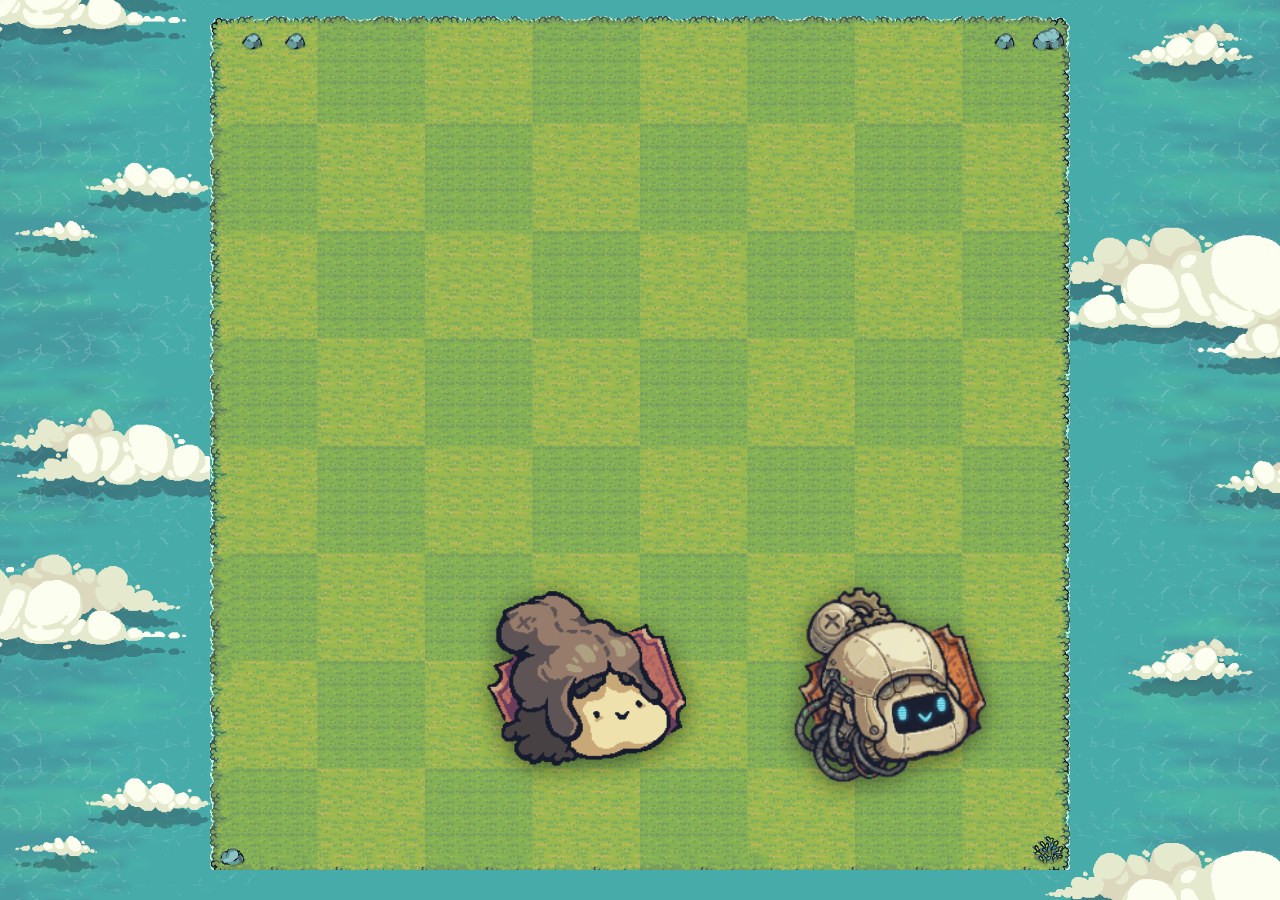
<file: index.html>
<!doctype html>
<html lang="en">
    <head>
        <meta charset="UTF-8" />
        <meta name="viewport" content="width=device-width, initial-scale=1.0" />
        <link rel="stylesheet" href="./styles.css" />
        <title>js game</title>
    </head>
    <body>
        <div class="imgs-container imgs-container-red">
            <div
                class="img-wrap img-wrap-red unit-type-btn"
                data-type="cavalier"
            >
                <img src="assets/Human Avatars/RL.png" />
            </div>
            <div class="img-wrap img-wrap-red unit-type-btn" data-type="tank">
                <img src="assets/Human Avatars/RM.png" />
            </div>
            <div class="img-wrap img-wrap-red unit-type-btn" data-type="soldat">
                <img src="assets/Human Avatars/RW.png" />
            </div>
            <div class="img-wrap img-wrap-red stats">
                <div class="stats-value">
                    <span class="cavalier-atk-stats">3 ATK</span>
                    <span class="cavalier-def-stats">1 DEF</span>
                </div>
                <img src="assets/Human Avatars/cavalier_stats.png" />
            </div>
            <div class="img-wrap img-wrap-red stats">
                <div class="stats-value">
                    <span class="tank-atk-stats">1 ATK</span>
                    <span class="tank-def-stats">4 DEF</span>
                </div>
                <img src="assets/Human Avatars/Tank_stats.png" />
            </div>
            <div class="img-wrap img-wrap-red stats">
                <div class="stats-value">
                    <span class="soldat-atk-stats">2 ATK</span>
                    <span class="soldat-def-stats">2 DEF</span>
                </div>
                <img src="assets/Human Avatars/soldat_stats.png" />
            </div>
            <div class="btn-wrap">
                <div class="img-wrap img-wrap-red btn" id="check-btn-red">
                    <img src="assets/check_btn.png" />
                </div>
                <div class="img-wrap img-wrap-red btn" id="cross-btn-red">
                    <img src="assets/cross_btn.png" />
                </div>
            </div>
        </div>
        <div class="imgs-container imgs-container-blue">
            <div
                class="img-wrap img-wrap-blue unit-type-btn"
                data-type="cavalier"
            >
                <img src="assets/Human Avatars/BL.png" />
            </div>
            <div class="img-wrap img-wrap-blue unit-type-btn" data-type="tank">
                <img src="assets/Human Avatars/BM.png" />
            </div>
            <div
                class="img-wrap img-wrap-blue unit-type-btn"
                data-type="soldat"
            >
                <img src="assets/Human Avatars/BW.png" />
            </div>
            <div class="img-wrap img-wrap-blue stats">
                <div class="stats-value">
                    <span class="cavalier-atk-stats">3 ATK</span>
                    <span class="cavalier-def-stats">1 DEF</span>
                </div>
                <img src="assets/Human Avatars/cavalier_stats.png" />
            </div>
            <div class="img-wrap img-wrap-blue stats">
                <div class="stats-value">
                    <span class="tank-atk-stats">1 ATK</span>
                    <span class="tank-def-stats">4 DEF</span>
                </div>
                <img src="assets/Human Avatars/Tank_stats.png" />
            </div>
            <div class="img-wrap img-wrap-blue stats">
                <div class="stats-value">
                    <span class="soldat-atk-stats">2 ATK</span>
                    <span class="soldat-def-stats">2 DEF</span>
                </div>
                <img src="assets/Human Avatars/soldat_stats.png" />
            </div>
            <div class="btn-wrap">
                <div class="img-wrap img-wrap-blue btn" id="check-btn-blue">
                    <img src="assets/check_btn.png" />
                </div>
                <div class="img-wrap img-wrap-blue btn" id="cross-btn-blue">
                    <img src="assets/cross_btn.png" />
                </div>
            </div>
        </div>
        <div class="banner" id="banner">
            <img src="assets/banner.png" alt="Conquête des Territoires" />
        </div>

        <div class="play-btn-div">
            <img
                src="assets/2p_player.png"
                alt="play button for two player"
                class="play-btn"
                id="playBtn"
            />
            <img
                src="assets/ai_player.png"
                alt="play button against ai"
                class="play-btn"
                id="aiPlayBtn"
            />
        </div>

        <div id="gameboard" class="board"></div>

        <!-- ── Dice Combat Overlay ── -->
        <div id="dice-overlay">
            <div class="dice-title">⚔ Combat</div>
            <div id="dice-info" class="dice-combatants"></div>
            <div class="dice-arena">
                <div class="dice-side">
                    <div class="dice-player-label" id="dice-p1-label"></div>
                    <div class="dice-face" id="dice-face-1"></div>
                    <div class="dice-stat" id="dice-stat-1"></div>
                    <div class="dice-modifier" id="dice-mod-1"></div>
                    <div class="dice-total" id="dice-total-1"></div>
                </div>
                <div class="dice-vs">VS</div>
                <div class="dice-side">
                    <div class="dice-player-label" id="dice-p2-label"></div>
                    <div class="dice-face" id="dice-face-2"></div>
                    <div class="dice-stat" id="dice-stat-2"></div>
                    <div class="dice-modifier" id="dice-mod-2"></div>
                    <div class="dice-total" id="dice-total-2"></div>
                </div>
            </div>
            <div class="dice-verdict" id="dice-verdict"></div>
            <button id="dice-continue" onclick="advanceCombat()">
                Continuer
            </button>
        </div>

        <!-- ── Territory Stats ── -->
        <div class="territory-stat territory-stat--blue" id="territory-blue">
            <div class="ts-label">Joueur 1</div>
            <div class="ts-pct" id="ts-pct-blue">0%</div>
            <div class="ts-bar-track">
                <div class="ts-bar ts-bar--blue" id="ts-bar-blue"></div>
            </div>
            <div class="ts-count" id="ts-count-blue">0 / 64</div>
        </div>

        <div class="territory-stat territory-stat--red" id="territory-red">
            <div class="ts-label">Joueur 2</div>
            <div class="ts-pct" id="ts-pct-red">0%</div>
            <div class="ts-bar-track">
                <div class="ts-bar ts-bar--red" id="ts-bar-red"></div>
            </div>
            <div class="ts-count" id="ts-count-red">0 / 64</div>
        </div>

        <!-- ── Win Overlay ── -->
        <div id="win-overlay">
            <div class="win-title">🏆 Victoire !</div>
            <div id="win-sub-text" class="win-sub"></div>
            <button id="restart-btn-win">Rejouer</button>
        </div>

        <script src="game/Unites.js"></script>
        <script src="game/GridSquare.js"></script>
        <script src="game/Board.js"></script>
        <script src="game/Player.js"></script>
        <script src="game/Game.js"></script>
        <script src="ai/ai_player.js"></script>
        <script src="index.js"></script>
    </body>
</html>
</file>
<file: styles.css>
:root {
    --surface: #14141a;
    --surface2: #1c1c24;
    --border: #2a2a38;
    --gold: #c9a227;
    --gold-light: #e8c04a;
    --p1: #c0392b;
    --p1-light: #e74c3c;
    --p2: #1a6fa0;
    --p2-light: #3498db;
    --text: #e8e0d0;
    --text-dim: #7a7065;
    --cell-light: #2a1f12;
    --cell-dark: #181008;
}


* {
    margin: 0;
    padding: 0;
    box-sizing: border-box;
} /*?*/

header {
    text-align: center;
    margin-bottom: 16px;
}

h1 {
    font-family: "Gill Sans", "Gill Sans MT", Calibri, sans-serif;
    font-size: 2rem;
    letter-spacing: 0.25em;
    color: var(--gold);
    text-shadow:
        0 0 30px rgba(201, 162, 39, 0.4),
        0 2px 4px rgba(0, 0, 0, 0.8);
    text-transform: uppercase;
}



body {
    background-image: url("assets/background.png");
    background-size: 150%;
    background-position: center;


    height: 100vh;
    overflow: hidden;
    margin: 0;
        color: var(--text);
    font-family: "Gill Sans", "Gill Sans MT", Calibri, sans-serif;
    min-height: 100vh;
    display: flex;
    flex-direction: column;
    align-items: center;
    padding: 16px 20px 30px;
}
#gameboard {
    height: 860px;
    width: 860px;
    display: grid;
    grid-template-columns: repeat(8, 1fr);
    grid-template-rows: repeat(8, 1fr);
    padding: 5px;

    background-image: url("assets/ground.png");
    background-size: cover;

    transform: translateX(0);
    transition: transform 1s ease;
}

.banner {
    z-index: 1;
    position: absolute;
    top: 0;
    left: 50%;
    transform: translateX(-50%) translateY(-100%);
    transition: transform 0.8s cubic-bezier(0.4, 0, 0.2, 1);
    width: 60%;
}

.banner.visible {
    transform: translateX(-50%) translateY(-10%); /* slides down, stays centered */
}

.banner img {
    width: 100%;
    display: block;
}

.play-btn-div {
    z-index: 1;
    height: 100px;
    width: 500px;

    display: flex;
    justify-content: space-between;

    position: absolute;
    top: 65%;
    left: 38%;
    border-radius: 50%;
    transition:
        opacity 0.4s ease,
        transform 0.4s ease;
}
.play-btn-div.hidden {
    opacity: 0;
    transform: scale(0.5);
    pointer-events: none; /*the button still clickable even when invisible*/
}
.play-btn-div img {
    height: 200px;
    width: 200px;
}

.play-btn {
    cursor: pointer;
    transition:
        transform 0.2s ease,
        filter 0.2s ease,
        opacity 0.2s ease;
    filter: drop-shadow(0 4px 12px rgba(0, 0, 0, 0.5));
    border-radius: 8px;
}

.play-btn:hover {
    transform: scale(1.08) translateY(-4px);
    filter: drop-shadow(0 8px 20px rgba(201, 162, 39, 0.6)) brightness(1.15);
}

.play-btn:active {
    transform: scale(0.95) translateY(0px);
    filter: drop-shadow(0 2px 6px rgba(201, 162, 39, 0.4)) brightness(0.95);
    transition-duration: 0.08s;
}

.imgs-container {
    position: absolute;
    top: 50%;
    transform: translateY(-50%); /* vertically centered */
    display: grid;
    column-gap: 70px;
    grid-template-columns: repeat(3, 1fr);
    grid-template-rows: repeat(3, 1fr);
}
.imgs-container-blue {
    left: 5%;
}

.imgs-container-red {
    left: auto; /*?exist*/
    right: 5%;
}
.img-wrap {
    opacity: 0;
    transform: translateX(-60px);
    pointer-events: none;
    transition:
        opacity 0.5s ease,
        transform 0.5s ease,
        filter 0.3s ease;
}

.img-wrap.visible {
    opacity: 1;
    transform: translateX(0);
    pointer-events: auto;
}
.img-wrap-red {
    transform: translateX(10px);
}

.img-wrap-red.visible {
    transform: translateX(0);
}
.img-wrap img {
    width: 200px;
    height: 250px;
    display: block;
}
.stats{
    position: relative;
}
.stats img {
    height: 100%;
}
.stats-value{
    position: absolute;
    display: flex;
    flex-direction: column;
    gap: 35px;
    color: #111;
    left: 50%;
    top: 30%;
    font-size: large;
}
.btn-wrap {
    display: flex;
    justify-content: center;
    align-items: center;
    padding-top: 40px;
    grid-column: span 3;
    gap: 50px;
}

.btn-wrap img {
    height: 100px;
    width: 100px;
    transition:
        transform 0.3s ease,
        filter 0.3s ease;
}

.btn-wrap img:hover {
    transform: scale(1.1);
    filter: brightness(1.3) drop-shadow(0 0 10px rgba(201, 162, 39, 0.7));
}

.btn-wrap .img-wrap img {
    width: 100px;
    height: 100px;
}

.btn {
    cursor: pointer;
}
.zone-blue {
    background: rgba(52, 152, 219, 0.3);
}
.zone-red {
    background: rgba(192, 57, 43, 0.3);
}

/*==============================================================*/

.subtitle {
    color: var(--text-dim);
    font-style: italic;
    font-size: 0.9rem;
    letter-spacing: 0.05em;
}

/* ── Layout ── */
.game-layout {
    display: flex;
    gap: 16px;
    align-items: flex-start;
    width: 100%;
    max-width: 980px;
}

.panel {
    background: var(--surface);
    border: 1px solid var(--border);
    border-radius: 3px;
    padding: 14px;
}

.panel-title {
    font-family: "Gill Sans", "Gill Sans MT", Calibri, sans-serif;
    font-size: 0.62rem;
    letter-spacing: 0.2em;
    text-transform: uppercase;
    color: var(--gold);
    border-bottom: 1px solid var(--border);
    padding-bottom: 8px;
    margin-bottom: 10px;
}

/* ── Sidebar ── */
.sidebar {
    flex: 0 0 200px;
    display: flex;
    flex-direction: column;
    gap: 10px;
}

/* Turn panel */
.turn-banner {
    text-align: center;
    padding: 10px 8px;
    border-radius: 2px;
    font-family: "Gill Sans", "Gill Sans MT", Calibri, sans-serif;
    font-size: 0.78rem;
    font-weight: 700;
    letter-spacing: 0.12em;
    text-transform: uppercase;
    transition: all 0.3s;
}

.turn-banner.p1 {
    background: rgba(192, 57, 43, 0.12);
    border: 1px solid rgba(192, 57, 43, 0.35);
    color: var(--p1-light);
    box-shadow: 0 0 15px rgba(192, 57, 43, 0.1);
}

.turn-banner.p2 {
    background: rgba(52, 152, 219, 0.12);
    border: 1px solid rgba(52, 152, 219, 0.35);
    color: var(--p2-light);
    box-shadow: 0 0 15px rgba(52, 152, 219, 0.1);
}

.turn-banner.over {
    background: rgba(201, 162, 39, 0.1);
    border: 1px solid rgba(201, 162, 39, 0.3);
    color: var(--gold-light);
}

.phase-info {
    font-size: 0.75rem;
    color: var(--text-dim);
    text-align: center;
    font-style: italic;
    margin-top: 5px;
}

.unit-type-btn:last-child {
    margin-bottom: 0;
}

.unit-type-btn:hover {
    cursor: pointer;
    border-color: rgba(201, 162, 39, 0.5);
    transform: translateX(0) scale(1.08);
    filter: brightness(1.2) drop-shadow(0 0 12px rgba(201, 162, 39, 0.8));
}

.unit-type-btn.active {
    border-color: var(--gold);
    color: var(--gold-light);
    transform: scale(1.1);
    border-radius: 50%;
    filter: brightness(1.3) drop-shadow(0 0 10px rgba(201, 162, 39, 0.7));
}

.unit-icon {
    font-size: 1rem;
    width: 18px;
    text-align: center;
    flex-shrink: 0;
}

.unit-btn-info {
    flex: 1;
    text-align: left;
}

.unit-btn-name {
    display: block;
    line-height: 1.2;
}

.unit-type-btn.active .unit-btn-desc {
    color: rgba(232, 192, 74, 0.6);
}

/* Army stats */
.army-row {
    display: flex;
    justify-content: space-between;
    align-items: center;
    font-size: 0.88rem;
    padding: 4px 0;
}

.army-row + .army-row {
    border-top: 1px solid var(--border);
    padding-top: 7px;
    margin-top: 3px;
}

.army-name {
    font-weight: 600;
    font-size: 0.82rem;
}

.army-name.p1 {
    color: var(--p1-light);
}

.army-name.p2 {
    color: var(--p2-light);
}

.army-units {
    background: var(--surface2);
    padding: 1px 9px;
    border-radius: 10px;
    font-size: 0.75rem;
    color: var(--text-dim);
}

/* ── Board ── */
#board-wrap {
    flex: 0 0 auto;
    display: flex;
    flex-direction: column;
    align-items: center;
    gap: 8px;
}

.coord-row {
    display: flex;
    padding-left: 22px;
    font-family: "Gill Sans", "Gill Sans MT", Calibri, sans-serif;
    font-size: 0.58rem;
    color: var(--text-dim);
    letter-spacing: 0.05em;
}

.coord-row span {
    width: 64px;
    text-align: center;
}

.board-outer {
    display: flex;
    gap: 0;
}

.row-coords {
    display: flex;
    flex-direction: column;
    font-family: "Gill Sans", "Gill Sans MT", Calibri, sans-serif;
    font-size: 0.58rem;
    color: var(--text-dim);
    margin-right: 4px;
}

.row-coords span {
    height: 64px;
    display: flex;
    align-items: center;
    justify-content: flex-end;
    padding-right: 3px;
}

#board {
    display: grid;
    grid-template-columns: repeat(8, 64px);
    grid-template-rows: repeat(8, 64px);
    border: 2px solid rgba(201, 162, 39, 0.5);
    box-shadow:
        0 0 40px rgba(0, 0, 0, 0.6),
        0 0 20px rgba(201, 162, 39, 0.08);
}
.cell {
    display: flex;
    flex-wrap: wrap;
    align-items: center;
    justify-content: center;
    position: relative;
    gap: 2px;
    padding: 3px;
}
.cell.zone-p2 {
    outline: 2px dashed goldenrod;
    outline-offset: -5px;
    background: rgba(192, 57, 43, 0.25);
}

.cell.zone-p1 {
    outline: 2px dashed skyblue;
    outline-offset: -5px;
    background: rgba(52, 152, 219, 0.25);
}

.cell.can-move {
    background: rgba(80, 200, 100, 0.2);
    box-shadow: inset 0 0 10px rgba(80, 200, 100, 0.15);
}

.cell.can-attack {
    background: rgba(220, 50, 50, 0.25);
    box-shadow: inset 0 0 12px rgba(220, 50, 50, 0.2);
}

.cell:hover {
    filter: brightness(1.25);
}

/* Corner dots for valid moves */
.cell.can-move::before,
.cell.can-attack::before {
    content: "";
    position: absolute;
    inset: 0;
    pointer-events: none;
}

.cell.can-move::after {
    content: "";
    position: absolute;
    width: 10px;
    height: 10px;
    border-radius: 50%;
    background: rgba(256, 256, 256, 0.7);
    pointer-events: none;
}

.cell.can-attack::after {
    content: "";
    position: absolute;
    width: 10px;
    height: 10px;
    border-radius: 50%;
    background: rgba(240, 80, 60, 0.8);
    box-shadow: 0 0 8px rgba(240, 80, 60, 0.5);
    pointer-events: none;
}

/* Unit tokens */
.unit-token {
    width: 36px;
    height: 36px;
    border-radius: 50%;
    display: flex;
    align-items: center;
    justify-content: center;
    font-size: 10px;
    font-weight: 700;
    font-family: "Gill Sans", "Gill Sans MT", Calibri, sans-serif;
    border: 1.5px solid;
    cursor: pointer;
    transition:
        transform 0.12s,
        box-shadow 0.12s;
    flex-shrink: 0;
    position: relative;
    z-index: 2;
    user-select: none;
}

.unit-token:hover {
    transform: scale(1.18);
    z-index: 10;
}

.unit-token.p2 {
    background: rgba(192, 57, 43, 0.85);
    border-color: #e74c3c;
    color: #fff;
    box-shadow: 0 0 7px rgba(192, 57, 43, 0.5);
}

.unit-token.p1 {
    background: rgba(26, 111, 160, 0.85);
    border-color: #3498db;
    color: #fff;
    box-shadow: 0 0 7px rgba(52, 152, 219, 0.45);
}

.unit-token.selected-unit {
    box-shadow:
        0 0 0 2px var(--gold),
        0 0 12px rgba(255, 200, 0, 0.5);
}

/* ── Hint bar ── */
#hint-bar {
    width: 100%;
    max-width: 512px;
    text-align: center;
    font-size: 0.78rem;
    color: var(--text-dim);
    font-style: italic;
    padding: 6px 10px;
    background: var(--surface);
    border: 1px solid var(--border);
    border-radius: 2px;
    min-height: 32px;
}

/* ── Dice Overlay ── */
#dice-overlay {
    display: none;
    position: fixed;
    inset: 0;
    background: rgba(5, 5, 8, 0.92);
    backdrop-filter: blur(4px);
    z-index: 200;
    align-items: center;
    justify-content: center;
    flex-direction: column;
    gap: 18px;
}

#dice-overlay.show {
    display: flex;
}

.dice-title {
    font-family: "Gill Sans", "Gill Sans MT", Calibri, sans-serif;
    font-size: 1.1rem;
    letter-spacing: 0.25em;
    color: var(--gold);
    text-shadow: 0 0 20px rgba(201, 162, 39, 0.5);
}

.dice-combatants {
    font-size: 0.85rem;
    color: var(--text-dim);
    text-align: center;
    font-style: italic;
}

.dice-arena {
    display: flex;
    align-items: center;
    gap: 30px;
}

.dice-side {
    text-align: center;
}

.dice-player-label {
    font-family: "Gill Sans", "Gill Sans MT", Calibri, sans-serif;
    font-size: 0.65rem;
    letter-spacing: 0.15em;
    color: var(--text-dim);
    text-transform: uppercase;
    margin-bottom: 8px;
}

.dice-face {
    width: 86px;
    height: 86px;
    border-radius: 14px;
    display: flex;
    align-items: center;
    justify-content: center;
    font-family: "Gill Sans", "Gill Sans MT", Calibri, sans-serif;
    font-size: 2.8rem;
    font-weight: 900;
    background: var(--surface2);
    box-shadow:
        inset 0 2px 8px rgba(0, 0, 0, 0.5),
        0 4px 15px rgba(0, 0, 0, 0.4);
}

.dice-face.p1 {
    border: 2px solid var(--p1-light);
    color: var(--p1-light);
}

.dice-face.p2 {
    border: 2px solid var(--p2-light);
    color: var(--p2-light);
}

@keyframes rollIn {
    0% {
        transform: rotate(-30deg) scale(0.4);
        opacity: 0;
    }

    65% {
        transform: rotate(8deg) scale(1.08);
        opacity: 1;
    }

    100% {
        transform: rotate(0deg) scale(1);
    }
}

.dice-face.rolling {
    animation: rollIn 0.55s cubic-bezier(0.17, 0.67, 0.35, 1.2) forwards;
}

.dice-vs {
    font-family: "Gill Sans", "Gill Sans MT", Calibri, sans-serif;
    font-size: 1.4rem;
    font-weight: 900;
    color: rgba(201, 162, 39, 0.4);
}

.dice-verdict {
    font-family: "Gill Sans", "Gill Sans MT", Calibri, sans-serif;
    font-size: 1rem;
    letter-spacing: 0.05em;
    text-align: center;
    min-height: 2.2em;
}

#dice-continue:hover {
    background: var(--gold-light);
}

#dice-continue:disabled {
    opacity: 0.4;
    cursor: not-allowed;
}

/* Legend */
.legend {
    display: flex;
    gap: 12px;
    flex-wrap: wrap;
    justify-content: center;
}

.legend-item {
    display: flex;
    align-items: center;
    gap: 5px;
    font-size: 0.72rem;
    color: var(--text-dim);
}

.legend-dot {
    width: 10px;
    height: 10px;
    border-radius: 50%;
}

.legend-dot.move {
    background: rgba(100, 220, 100, 0.7);
}

.legend-dot.attack {
    background: rgba(240, 80, 60, 0.8);
}

.legend-dot.zone1 {
    background: rgba(192, 57, 43, 0.5);
}

.legend-dot.zone2 {
    background: rgba(52, 152, 219, 0.5);
}
/*==============================================================*/

/* ══════════════════════════════════════════
   ADDED — game features
══════════════════════════════════════════ */

/* ── Territory ownership dot (bottom-right of cell) ── */
.cell-owner {
    position: absolute;
    bottom: 3px;
    right: 3px;
    width: 12px;
    height: 12px;
    border: wheat 2px solid;
    opacity: 0.55;
    pointer-events: none;
    z-index: 1;
}
.owner-p1 {
    background: #3498db;
} /* blue  — Player 1 */
.owner-p2 {
    background: #e74c3c;
} /* red   — Player 2 */

/* ── Power-up tokens ── */
.powerup-token {
    position: absolute;
    top: 50%;
    left: 50%;
    transform: translate(-50%, -50%);
    font-size: 20px;
    line-height: 1;
    z-index: 3;
    cursor: default;
   
}
.powerup-token.boost {
    filter: drop-shadow(0 0 5px rgba(255, 220, 60, 0.8));
}
.powerup-token.curse {
    filter: drop-shadow(0 0 5px rgba(200, 50, 50, 0.8));
}

/* ── Ranged attack targets (Tank) ── */
.cell.can-ranged {
    background: rgba(160, 80, 220, 0.22);
    box-shadow: inset 0 0 12px rgba(160, 80, 220, 0.18);
}
.cell.can-ranged::after {
    content: "";
    position: absolute;
    width: 10px;
    height: 10px;
    border-radius: 50%;
    background: rgba(180, 100, 240, 0.85);
    box-shadow: 0 0 8px rgba(180, 100, 240, 0.5);
    pointer-events: none;
}

/* ── Selected cell outline ── */
.cell.sel-cell {
    outline: 2px solid rgba(201, 162, 39, 0.85);
    outline-offset: -2px;
}

/* ── Buff / debuff emoji badge on unit tokens ── */
.unit-badge {
    position: absolute;
    top: -5px;
    right: -5px;
    font-size: 10px;
    line-height: 1;
    pointer-events: none;
}

/* ── Dice overlay — missing pieces ── */
#dice-continue {
    background: var(--gold, #c9a227);
    color: #111;
    border: none;
    padding: 10px 28px;
    border-radius: 3px;
    font-family: "Gill Sans", "Gill Sans MT", Calibri, sans-serif;
    font-size: 0.85rem;
    letter-spacing: 0.1em;
    cursor: pointer;
    transition:
        background 0.2s,
        transform 0.15s;
    margin-top: 4px;
}
#dice-continue:hover:not(:disabled) {
    background: var(--gold-light, #e8c04a);
    transform: scale(1.04);
}
#dice-continue:disabled {
    opacity: 0.4;
    cursor: not-allowed;
}

.dice-stat {
    font-size: 0.73rem;
    color: var(--text-dim, #7a7065);
    text-align: center;
    margin-top: 5px;
    min-height: 1em;
}
.dice-total {
    font-family: "Gill Sans", "Gill Sans MT", Calibri, sans-serif;
    font-size: 1.05rem;
    font-weight: 700;
    text-align: center;
    margin-top: 6px;
    min-height: 1.3em;
    transition: color 0.3s;
}
.dice-modifier {
    font-size: 0.73rem;
    text-align: center;
    margin-top: 3px;
    min-height: 1em;
}
.dice-modifier.buff {
    color: #32dc78;
}
.dice-modifier.debuff {
    color: #e74c3c;
}

/* ── Win overlay ── */
#win-overlay {
    display: none;
    position: fixed;
    inset: 0;
    background: rgba(5, 5, 8, 0.93);
    backdrop-filter: blur(6px);
    z-index: 300;
    align-items: center;
    justify-content: center;
    flex-direction: column;
    gap: 20px;
}
#win-overlay.show {
    display: flex;
}

.win-title {
    font-family: "Gill Sans", "Gill Sans MT", Calibri, sans-serif;
    font-size: 2.2rem;
    letter-spacing: 0.25em;
    color: var(--gold, #c9a227);
    text-shadow:
        0 0 40px rgba(201, 162, 39, 0.6),
        0 2px 4px rgba(0, 0, 0, 0.8);
    text-transform: uppercase;
}
.win-sub {
    font-size: 1rem;
    color: var(--text-dim, #7a7065);
    font-style: italic;
    text-align: center;
    letter-spacing: 0.05em;
}
#restart-btn-win {
    background: var(--gold, #c9a227);
    color: #111;
    border: none;
    padding: 12px 36px;
    border-radius: 3px;
    font-family: "Gill Sans", "Gill Sans MT", Calibri, sans-serif;
    font-size: 0.9rem;
    letter-spacing: 0.18em;
    text-transform: uppercase;
    cursor: pointer;
    margin-top: 8px;
    transition:
        background 0.2s,
        transform 0.2s;
}
#restart-btn-win:hover {
    background: var(--gold-light, #e8c04a);
    transform: scale(1.06);
}

/* ── Territory stat panels ── */
.territory-stat {
    position: fixed;
    top: 20%;
    transform: translateY(-50%);
    display: flex;
    flex-direction: column;
    align-items: center;
    gap: 8px;
    background: rgba(20, 20, 26, 0.82);
    border: 1px solid var(--border);
    border-radius: 6px;
    padding: 16px 14px;
    width: 450px;

    z-index: 10;
    pointer-events: none;
    opacity: 0;
    transition: opacity 0.5s ease;
}
.territory-stat.visible {
    opacity: 1;
}
.territory-stat--blue {
    left: 32px;
    border-color: rgba(52, 152, 219, 0.4);
}
.territory-stat--red {
    right: 32px;
    border-color: rgba(231, 76, 60, 0.4);
}

.ts-label {
    font-size: 50px;
    letter-spacing: 0.15em;
    text-transform: uppercase;
    color: var(--text-dim);
}
.territory-stat--blue .ts-label {
    color: #3498db;
}
.territory-stat--red .ts-label {
    color: #e74c3c;
}

.ts-pct {
    font-family: "Gill Sans", "Gill Sans MT", Calibri, sans-serif;
    font-size: 100px;
    font-weight: 700;
    line-height: 1;
}
.territory-stat--blue .ts-pct {
    color: #3498db;
    text-shadow: 0 0 12px rgba(52, 152, 219, 0.5);
}
.territory-stat--red .ts-pct {
    color: #e74c3c;
    text-shadow: 0 0 12px rgba(231, 76, 60, 0.5);
}

.ts-bar-track {
    width: 100%;
    height: 6px;
    background: var(--border);
    border-radius: 3px;
    overflow: hidden;
}
.ts-bar {
    height: 100%;
    border-radius: 3px;
    width: 0%;
    transition: width 0.4s ease;
}
.ts-bar--blue {
    background: #3498db;
}
.ts-bar--red {
    background: #e74c3c;
}

.ts-count {
    font-size: 0.65rem;
    color: var(--text-dim);
    letter-spacing: 0.05em;
}
</file>
